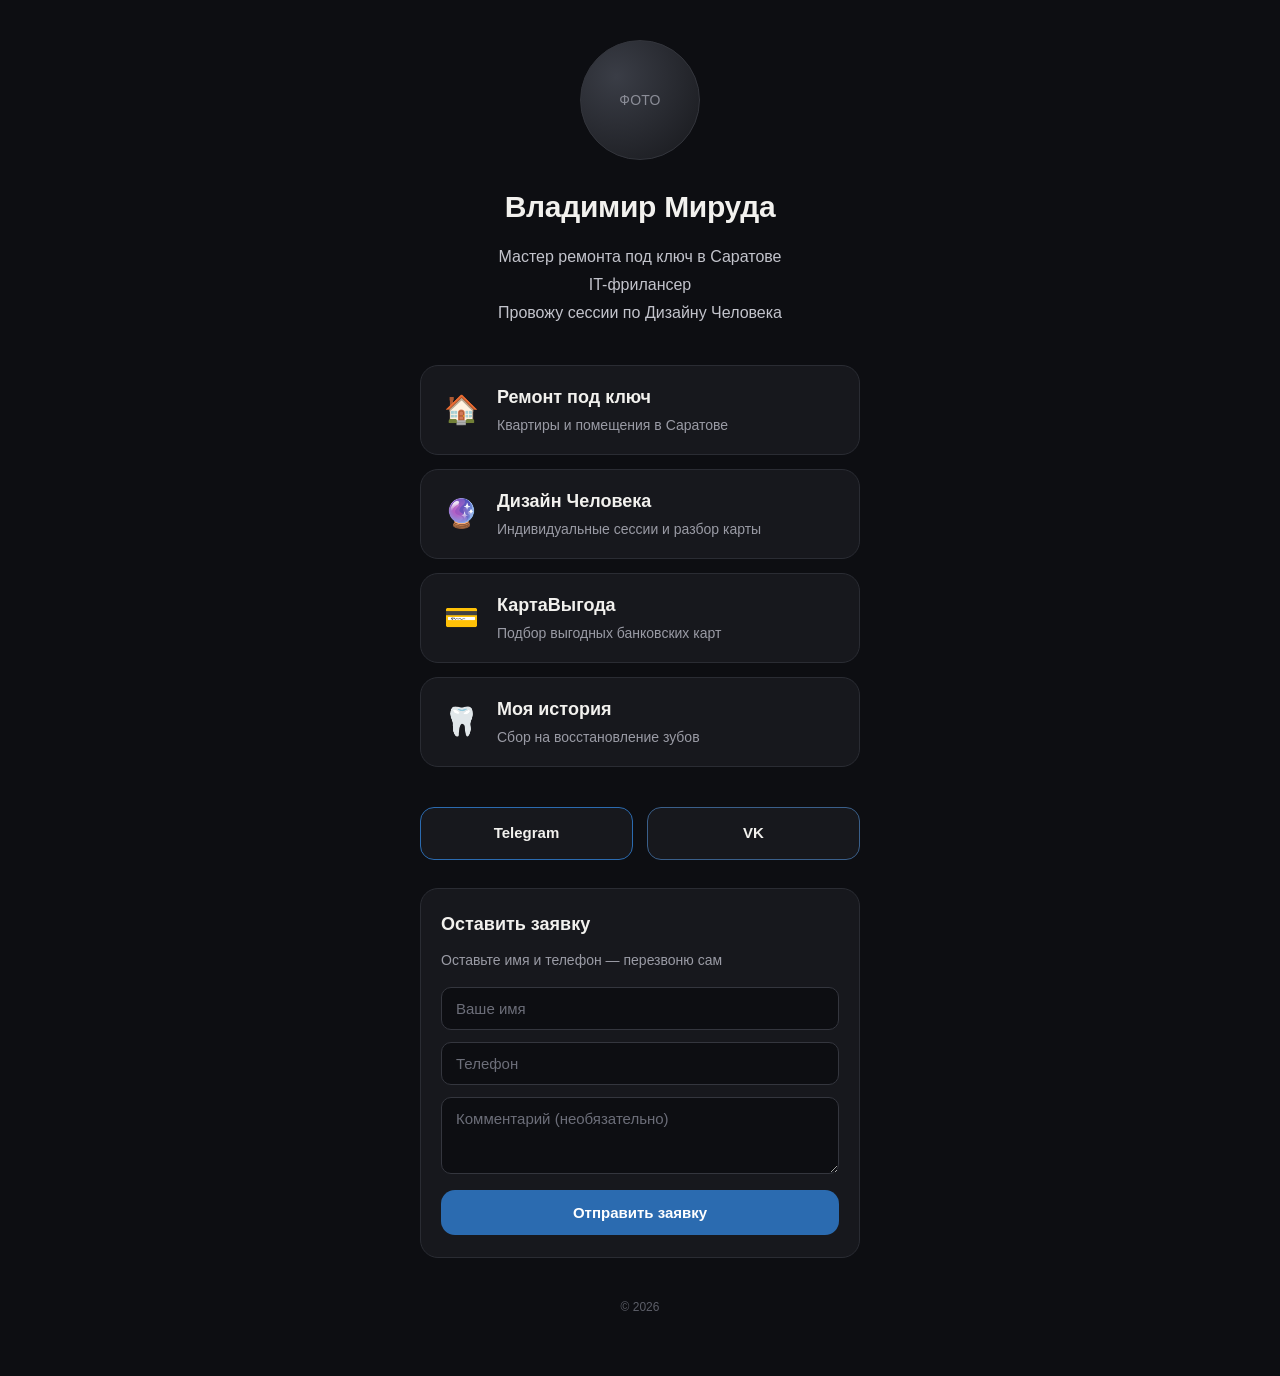
<file: index.html>
<!DOCTYPE html>
<html lang="ru">
<head>
<meta charset="UTF-8" />
<meta name="viewport" content="width=device-width, initial-scale=1.0" />
<title>Личная страница — визитка</title>
<meta name="description" content="Личная визитка: ремонт под ключ, IT-фриланс, сессии по Дизайну Человека и другие проекты." />
<script>
  // ===== Константы-ссылки (заглушки, заменить на реальные) =====
  const LINK_REMONT   = './remont.html';
  const LINK_HD       = './human-design.html';
  const LINK_KARTA    = './karta.html';
  const LINK_SBOR     = './sbor.html';
    const LINK_TELEGRAM = 'https://t.me/Viedmagiya';
    const LINK_VK       = 'https://vk.ru/viedmag';
</script>
<style>
  *{box-sizing:border-box;}
  html,body{margin:0;padding:0;}
  body{
    background:#0d0e12;
    color:#f2f1ee;
    font-family:-apple-system,BlinkMacSystemFont,"Segoe UI",Roboto,Arial,sans-serif;
    line-height:1.5;
    min-height:100vh;
    display:flex;
    flex-direction:column;
    align-items:center;
    padding:40px 20px 60px;
  }
  .wrap{width:100%;max-width:440px;display:flex;flex-direction:column;align-items:center;}
  .avatar{
    width:120px;height:120px;border-radius:50%;
    background:radial-gradient(circle at 30% 30%, #3a3d46, #17181c);
    border:1px solid #33353c;
    display:flex;align-items:center;justify-content:center;
    font-size:14px;color:#8b8d97;
    margin-bottom:24px;
    letter-spacing:.02em;
  }
  h1{
    font-size:30px;
    font-weight:700;
    margin:0 0 12px;
    text-align:center;
    letter-spacing:-.01em;
  }
  .bio{
    text-align:center;
    color:#c3c4cc;
    font-size:16px;
    margin:0 0 36px;
    max-width:360px;
  }
  .bio p{margin:4px 0;}
  .cards{
    width:100%;
    display:flex;
    flex-direction:column;
    gap:14px;
    margin-bottom:40px;
  }
  .card{
    display:flex;
    align-items:center;
    gap:16px;
    width:100%;
    background:#17181d;
    border:1px solid #2a2c33;
    border-radius:18px;
    padding:18px 20px;
    text-decoration:none;
    color:inherit;
    transition:transform .15s ease, background .15s ease, border-color .15s ease;
  }
  .card:active{transform:scale(.98);background:#1d1f26;}
  @media (hover:hover){
    .card:hover{border-color:#4a4d58;background:#1b1c22;}
  }
  .card-ico{font-size:28px;line-height:1;flex-shrink:0;width:40px;text-align:center;}
  .card-text h2{font-size:18px;margin:0 0 4px;font-weight:600;}
  .card-text p{font-size:14px;margin:0;color:#9a9ba5;}
  .contacts{
    display:flex;
    gap:14px;
    width:100%;
  }
  .contact-btn{
    flex:1;
    text-align:center;
    padding:14px 10px;
    border-radius:14px;
    text-decoration:none;
    font-size:15px;
    font-weight:600;
    border:1px solid #34363e;
    color:#f2f1ee;
    background:#17181d;
  }
  .contact-btn.tg{border-color:#2b6bb0;}
  .contact-btn.vk{border-color:#3a5f8a;}
  .lead-form{
    width:100%;
    display:flex;
    flex-direction:column;
    gap:12px;
    background:#17181d;
    border:1px solid #2a2c33;
    border-radius:18px;
    padding:22px 20px;
    margin-top:28px;
  }
  .lead-title{font-size:18px;margin:0;font-weight:600;}
  .lead-sub{font-size:14px;margin:0 0 4px;color:#9a9ba5;}
  .lead-form input,.lead-form textarea{
    width:100%;
    background:#0d0e12;
    border:1px solid #34363e;
    border-radius:10px;
    padding:12px 14px;
    color:#f2f1ee;
    font-size:15px;
    font-family:inherit;
    resize:vertical;
  }
  .lead-form input::placeholder,.lead-form textarea::placeholder{color:#6c6e79;}
  .lead-form button{
    margin-top:4px;
    padding:14px 10px;
    border:none;
    border-radius:14px;
    font-size:15px;
    font-weight:600;
    color:#fff;
    background:#2b6bb0;
    cursor:pointer;
  }
  .lead-form button:disabled{opacity:.6;cursor:default;}
  .lead-status{font-size:13px;margin:8px 0 0;text-align:center;}
  footer{margin-top:40px;color:#5c5e68;font-size:12px;text-align:center;}
</style>
</head>
<body>
<div class="wrap">
  <div class="avatar" id="avatar">ФОТО</div>
  <h1 id="name">Владимир Мируда</h1>
  <div class="bio">
    <p>Мастер ремонта под ключ в Саратове</p>
    <p>IT-фрилансер</p>
    <p>Провожу сессии по Дизайну Человека</p>
  </div>

  <div class="cards">
    <a class="card" id="card-remont" href="./remont.html">
      <div class="card-ico">🏠</div>
      <div class="card-text">
        <h2>Ремонт под ключ</h2>
        <p>Квартиры и помещения в Саратове</p>
      </div>
    </a>
    <a class="card" id="card-hd" href="./human-design.html">
      <div class="card-ico">🔮</div>
      <div class="card-text">
        <h2>Дизайн Человека</h2>
        <p>Индивидуальные сессии и разбор карты</p>
      </div>
    </a>
    <a class="card" id="card-karta" href="./karta.html">
      <div class="card-ico">💳</div>
      <div class="card-text">
        <h2>КартаВыгода</h2>
        <p>Подбор выгодных банковских карт</p>
      </div>
    </a>
    <a class="card" id="card-sbor" href="./sbor.html">
      <div class="card-ico">🦷</div>
      <div class="card-text">
        <h2>Моя история</h2>
        <p>Сбор на восстановление зубов</p>
      </div>
    </a>
  </div>

  <div class="contacts">
    <a class="contact-btn tg" id="link-telegram" href="https://t.me/Viedmagiya">Telegram</a>
    <a class="contact-btn vk" id="link-vk" href="https://vk.ru/viedmag">VK</a>
  </div>

  <form class="lead-form" id="leadForm" action="https://api.web3forms.com/submit" method="POST">
    <input type="hidden" name="access_key" value="f3e6a285-ce5f-4909-b941-0b0c574fe20e" />
    <input type="hidden" name="subject" value="Новая заявка с сайта-визитки" />
    <h2 class="lead-title">Оставить заявку</h2>
    <p class="lead-sub">Оставьте имя и телефон — перезвоню сам</p>
    <input type="text" name="name" placeholder="Ваше имя" required />
    <input type="tel" name="phone" placeholder="Телефон" required />
    <textarea name="message" placeholder="Комментарий (необязательно)" rows="3"></textarea>
    <button type="submit">Отправить заявку</button>
    <p class="lead-status" id="leadFormStatus" hidden></p>
  </form>

  <footer>© 2026</footer>
</div>

<script>
  document.getElementById('card-remont').href = LINK_REMONT;
  document.getElementById('card-hd').href = LINK_HD;
  document.getElementById('card-karta').href = LINK_KARTA;
  document.getElementById('card-sbor').href = LINK_SBOR;
  document.getElementById('link-telegram').href = LINK_TELEGRAM;
  document.getElementById('link-vk').href = LINK_VK;

  document.getElementById('leadForm').addEventListener('submit', async function (e) {
    e.preventDefault();
    const form = e.target;
    const status = document.getElementById('leadFormStatus');
    const btn = form.querySelector('button[type="submit"]');
    btn.disabled = true;
    btn.textContent = 'Отправка...';
    try {
      const res = await fetch(form.action, {
        method: 'POST',
        headers: { 'Content-Type': 'application/json', Accept: 'application/json' },
        body: JSON.stringify(Object.fromEntries(new FormData(form)))
      });
      const data = await res.json();
      if (data.success) {
        form.reset();
        status.textContent = 'Спасибо! Заявка отправлена, скоро свяжусь с вами.';
        status.style.color = '#4caf7d';
      } else {
        throw new Error(data.message || 'Ошибка отправки');
      }
    } catch (err) {
      status.textContent = 'Не получилось отправить. Напишите, пожалуйста, в Telegram.';
      status.style.color = '#e05d5d';
    } finally {
      status.hidden = false;
      btn.disabled = false;
      btn.textContent = 'Отправить заявку';
    }
  });
</script>
</body>
</html>
</file>
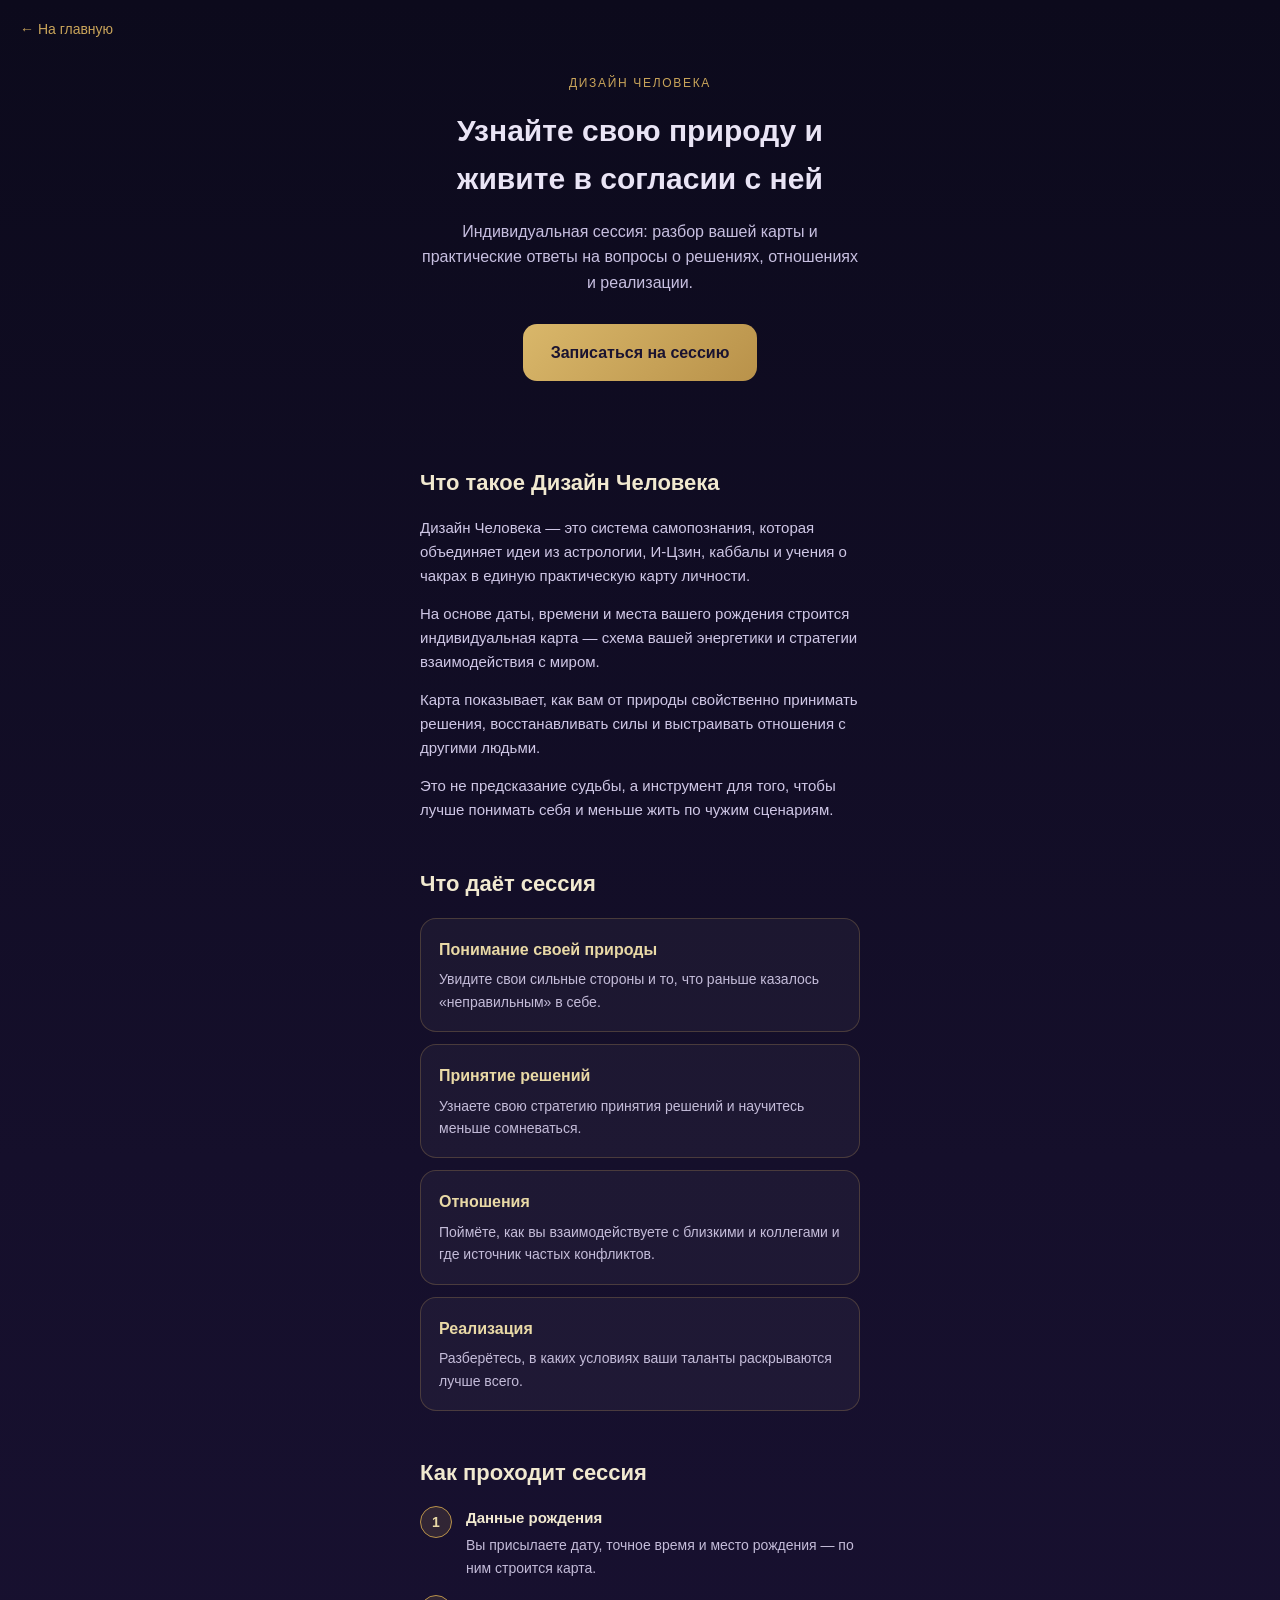
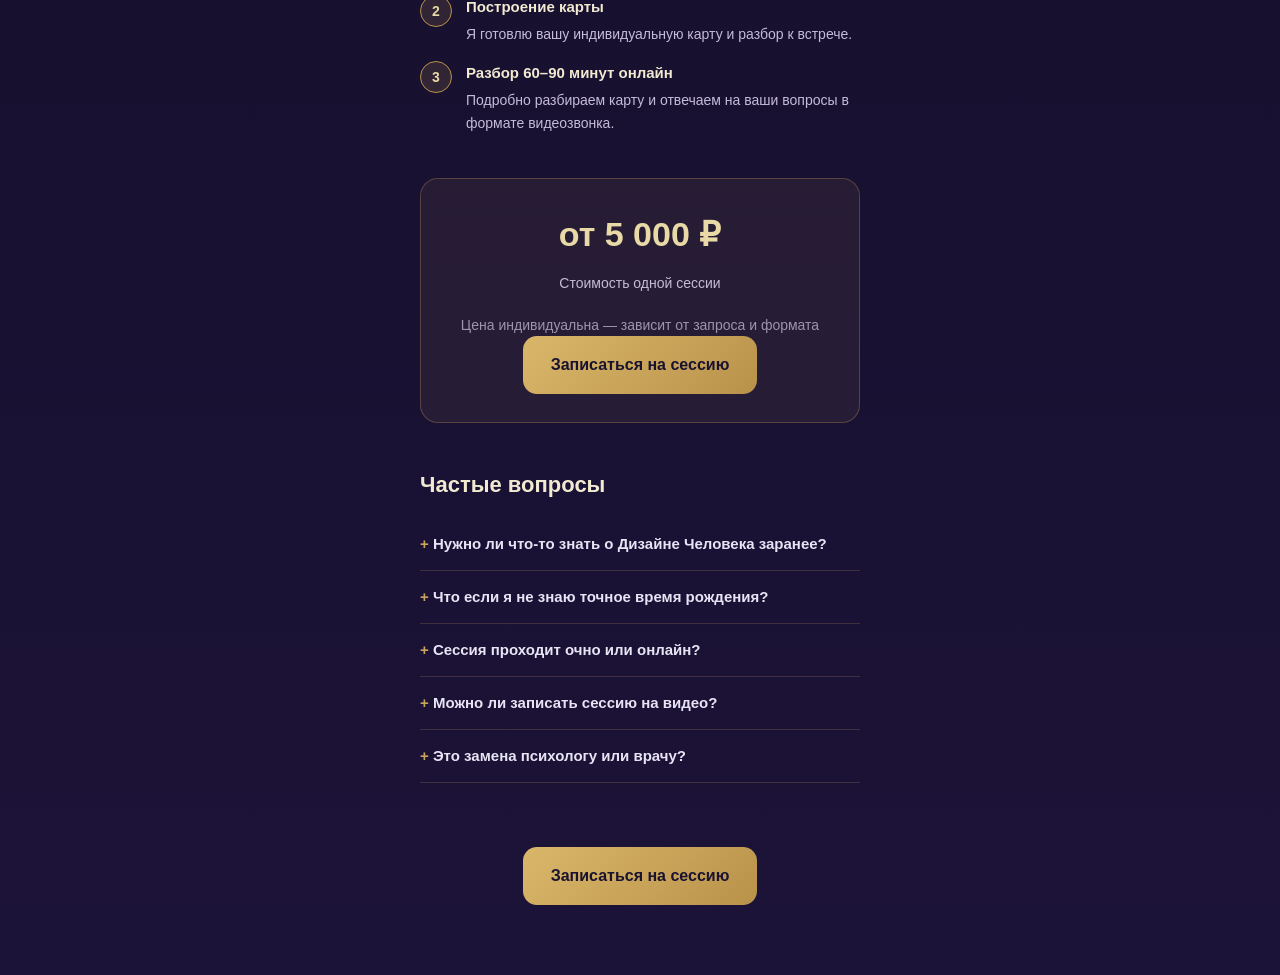
<file: human-design.html>
<!DOCTYPE html>
<html lang="ru">
<head>
<meta charset="UTF-8" />
<meta name="viewport" content="width=device-width, initial-scale=1.0" />
<title>Дизайн Человека — индивидуальные сессии</title>
<meta name="description" content="Индивидуальные сессии по Дизайну Человека: разбор карты, понимание своей природы, принятие решений, отношения и реализация." />
<script>
  // ===== Константы-ссылки и параметры (заглушки, заменить на реальные) =====
  const LINK_HOME    = './index.html';
  const LINK_BOOKING = 'https://t.me/Viedmagiya';
  const PRICE_TEXT   = 'от 5 000 ₽';
</script>
<style>
  *{box-sizing:border-box;}
  html,body{margin:0;padding:0;}
  body{
    background:linear-gradient(180deg,#0c0a1c 0%, #150f2b 45%, #1c1338 100%);
    color:#e9e4f5;
    font-family:-apple-system,BlinkMacSystemFont,"Segoe UI",Roboto,Arial,sans-serif;
    line-height:1.6;
  }
  .container{max-width:480px;margin:0 auto;padding:0 20px 60px;}
  .topnav{padding:16px 20px;}
  .topnav a{color:#c9a45a;text-decoration:none;font-size:14px;}
  .hero{text-align:center;padding:16px 0 40px;}
  .eyebrow{color:#c9a45a;letter-spacing:.14em;font-size:12px;text-transform:uppercase;margin-bottom:14px;}
  .hero h1{font-size:30px;margin:0 0 16px;font-weight:700;}
  .hero p{color:#c7bfe0;font-size:16px;margin:0 0 28px;}
  .btn-gold{
    display:inline-block;
    background:linear-gradient(135deg,#d9b76a,#b9924a);
    color:#1a1330;
    font-weight:700;
    padding:16px 28px;
    border-radius:14px;
    text-decoration:none;
    font-size:16px;
  }
  section{margin:44px 0;}
  h2{font-size:22px;margin:0 0 16px;color:#f1e9d0;font-weight:700;}
  .lead p{color:#cfc7e6;font-size:15px;margin:0 0 14px;}
  .grid{display:flex;flex-direction:column;gap:12px;}
  .gcard{
    background:rgba(255,255,255,.04);
    border:1px solid rgba(201,164,90,.25);
    border-radius:16px;
    padding:18px;
  }
  .gcard h3{margin:0 0 6px;font-size:16px;color:#e9d9a6;}
  .gcard p{margin:0;font-size:14px;color:#c4bcd9;}
  .steps{display:flex;flex-direction:column;gap:16px;}
  .step{display:flex;gap:14px;align-items:flex-start;}
  .step-num{
    flex-shrink:0;width:32px;height:32px;border-radius:50%;
    background:rgba(201,164,90,.15);border:1px solid #b9924a;
    color:#e9d9a6;display:flex;align-items:center;justify-content:center;font-weight:700;font-size:14px;
  }
  .step h3{margin:0 0 4px;font-size:15px;color:#f1e9d0;}
  .step p{margin:0;font-size:14px;color:#c4bcd9;}
  .price-box{
    text-align:center;
    background:rgba(201,164,90,.08);
    border:1px solid rgba(201,164,90,.3);
    border-radius:18px;
    padding:28px 20px;
  }
  .price-box .amount{font-size:34px;font-weight:700;color:#e9d9a6;margin-bottom:10px;}
  .price-box p{color:#c4bcd9;font-size:14px;margin:0 0 20px;}
  details{
    border-bottom:1px solid rgba(201,164,90,.2);
    padding:14px 0;
  }
  summary{cursor:pointer;font-size:15px;color:#e9e4f5;font-weight:600;list-style:none;}
  summary::-webkit-details-marker{display:none;}
  summary:before{content:"+ ";color:#c9a45a;}
  details[open] summary:before{content:"— ";}
  details p{color:#c4bcd9;font-size:14px;margin:10px 0 0;}
  .cta-final{text-align:center;padding:20px 0 10px;}
</style>
</head>
<body>
<div class="topnav"><a id="home-link" href="./index.html">← На главную</a></div>

<div class="container">
  <div class="hero">
    <div class="eyebrow">Дизайн Человека</div>
    <h1>Узнайте свою природу и живите в согласии с ней</h1>
    <p>Индивидуальная сессия: разбор вашей карты и практические ответы на вопросы о решениях, отношениях и реализации.</p>
    <a class="btn-gold" id="book-1" href="https://t.me/Viedmagiya">Записаться на сессию</a>
  </div>

  <section class="lead">
    <h2>Что такое Дизайн Человека</h2>
    <p>Дизайн Человека — это система самопознания, которая объединяет идеи из астрологии, И-Цзин, каббалы и учения о чакрах в единую практическую карту личности.</p>
    <p>На основе даты, времени и места вашего рождения строится индивидуальная карта — схема вашей энергетики и стратегии взаимодействия с миром.</p>
    <p>Карта показывает, как вам от природы свойственно принимать решения, восстанавливать силы и выстраивать отношения с другими людьми.</p>
    <p>Это не предсказание судьбы, а инструмент для того, чтобы лучше понимать себя и меньше жить по чужим сценариям.</p>
  </section>

  <section>
    <h2>Что даёт сессия</h2>
    <div class="grid">
      <div class="gcard"><h3>Понимание своей природы</h3><p>Увидите свои сильные стороны и то, что раньше казалось «неправильным» в себе.</p></div>
      <div class="gcard"><h3>Принятие решений</h3><p>Узнаете свою стратегию принятия решений и научитесь меньше сомневаться.</p></div>
      <div class="gcard"><h3>Отношения</h3><p>Поймёте, как вы взаимодействуете с близкими и коллегами и где источник частых конфликтов.</p></div>
      <div class="gcard"><h3>Реализация</h3><p>Разберётесь, в каких условиях ваши таланты раскрываются лучше всего.</p></div>
    </div>
  </section>

  <section>
    <h2>Как проходит сессия</h2>
    <div class="steps">
      <div class="step"><div class="step-num">1</div><div><h3>Данные рождения</h3><p>Вы присылаете дату, точное время и место рождения — по ним строится карта.</p></div></div>
      <div class="step"><div class="step-num">2</div><div><h3>Построение карты</h3><p>Я готовлю вашу индивидуальную карту и разбор к встрече.</p></div></div>
      <div class="step"><div class="step-num">3</div><div><h3>Разбор 60–90 минут онлайн</h3><p>Подробно разбираем карту и отвечаем на ваши вопросы в формате видеозвонка.</p></div></div>
    </div>
  </section>

  <section>
    <div class="price-box">
      <div class="amount" id="price">от 5 000 ₽</div>
      <p>Стоимость одной сессии</p>
      <p style="font-size:14px;opacity:.75;margin:4px 0 0;">Цена индивидуальна — зависит от запроса и формата</p>
      <a class="btn-gold" id="book-2" href="https://t.me/Viedmagiya">Записаться на сессию</a>
    </div>
  </section>

  <section>
    <h2>Частые вопросы</h2>
    <details>
      <summary>Нужно ли что-то знать о Дизайне Человека заранее?</summary>
      <p>Нет, никакой подготовки не требуется. Я всё объясню простыми словами прямо на сессии.</p>
    </details>
    <details>
      <summary>Что если я не знаю точное время рождения?</summary>
       <p>Спросите маму — а если не вспомнит, начнём с приблизительного времени.</p>
    </details>
    <details>
      <summary>Сессия проходит очно или онлайн?</summary>
      <p>Онлайн, видеозвонком, в удобном для вас мессенджере или сервисе связи.</p>
    </details>
    <details>
      <summary>Можно ли записать сессию на видео?</summary>
      <p>Да, по договорённости запись можно сделать, чтобы вернуться к разбору позже.</p>
    </details>
    <details>
      <summary>Это замена психологу или врачу?</summary>
      <p>Нет. Дизайн Человека — инструмент самопознания, а не медицинская или психологическая консультация.</p>
    </details>
  </section>

  <div class="cta-final">
    <a class="btn-gold" id="book-3" href="https://t.me/Viedmagiya">Записаться на сессию</a>
  </div>
</div>

<script>
  document.getElementById('home-link').href = LINK_HOME;
  document.getElementById('book-1').href = LINK_BOOKING;
  document.getElementById('book-2').href = LINK_BOOKING;
  document.getElementById('book-3').href = LINK_BOOKING;
  document.getElementById('price').textContent = PRICE_TEXT;
</script>
</body>
</html>
</file>
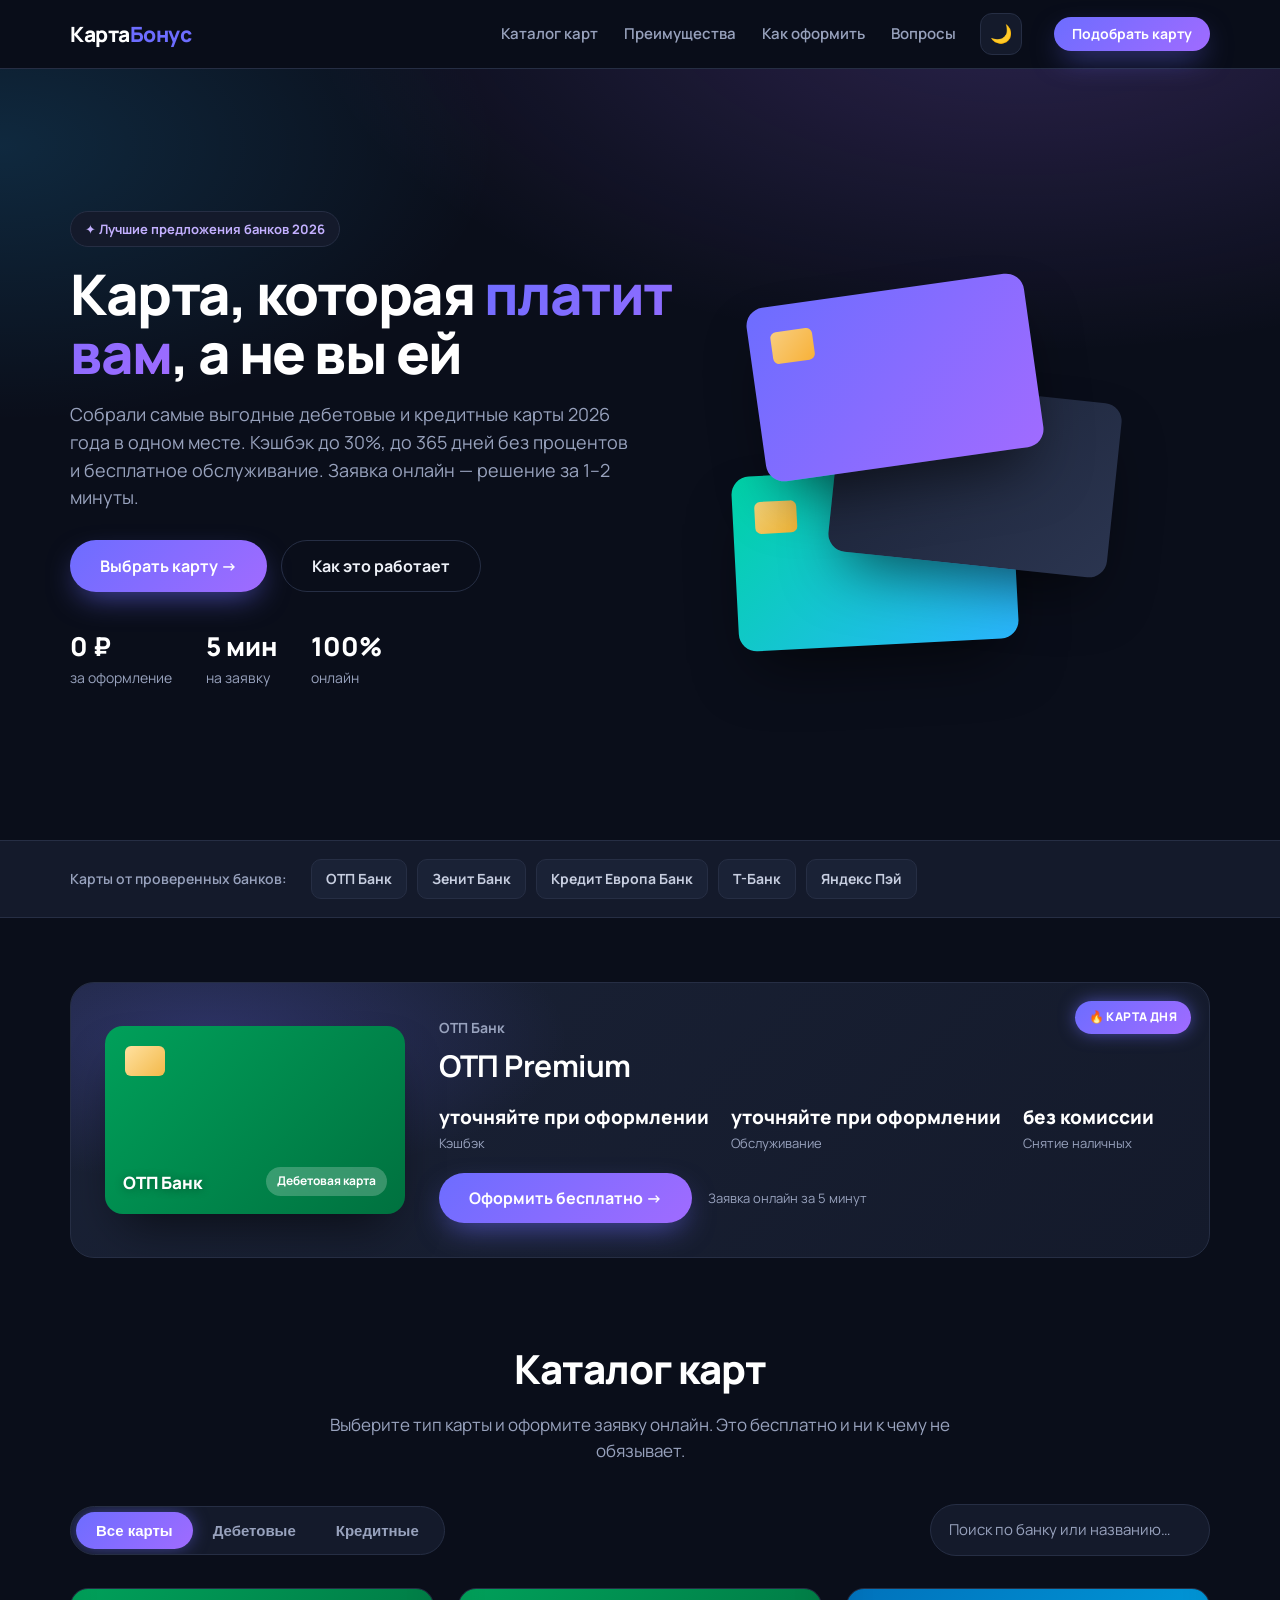
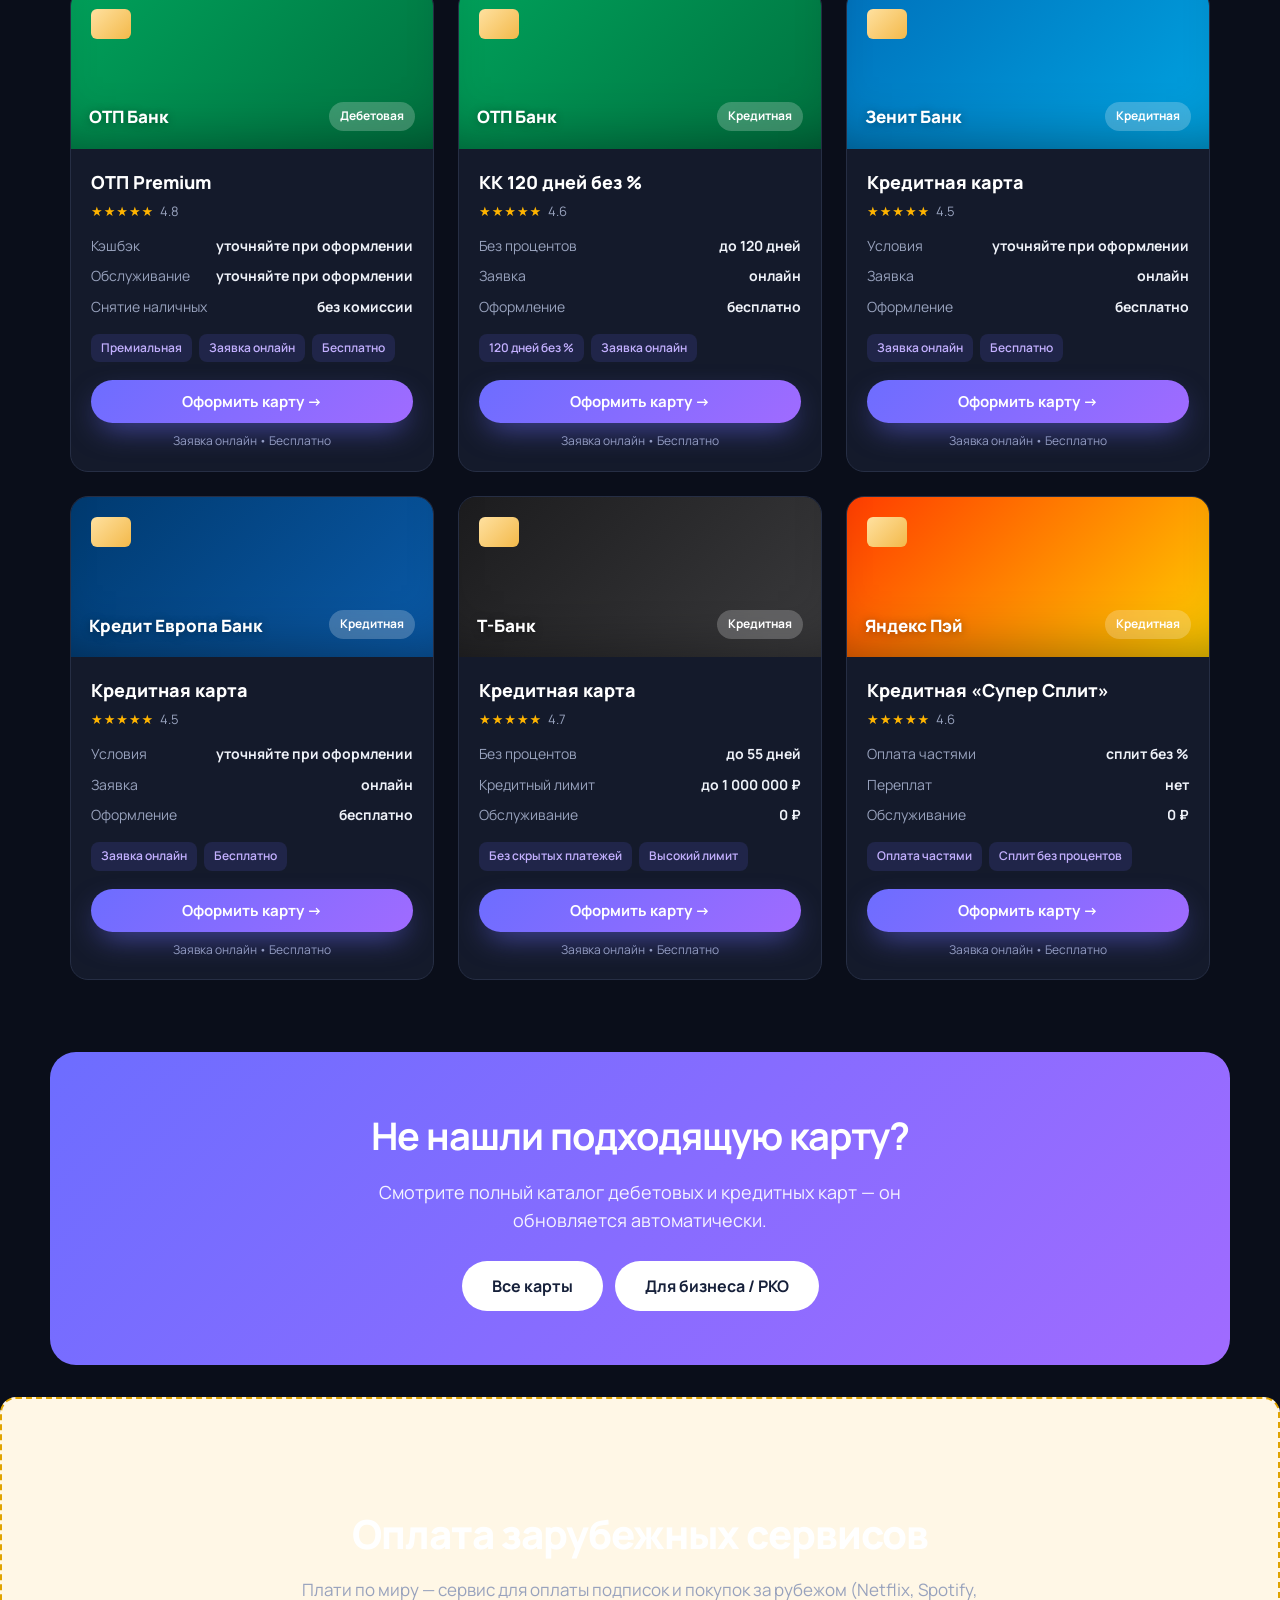
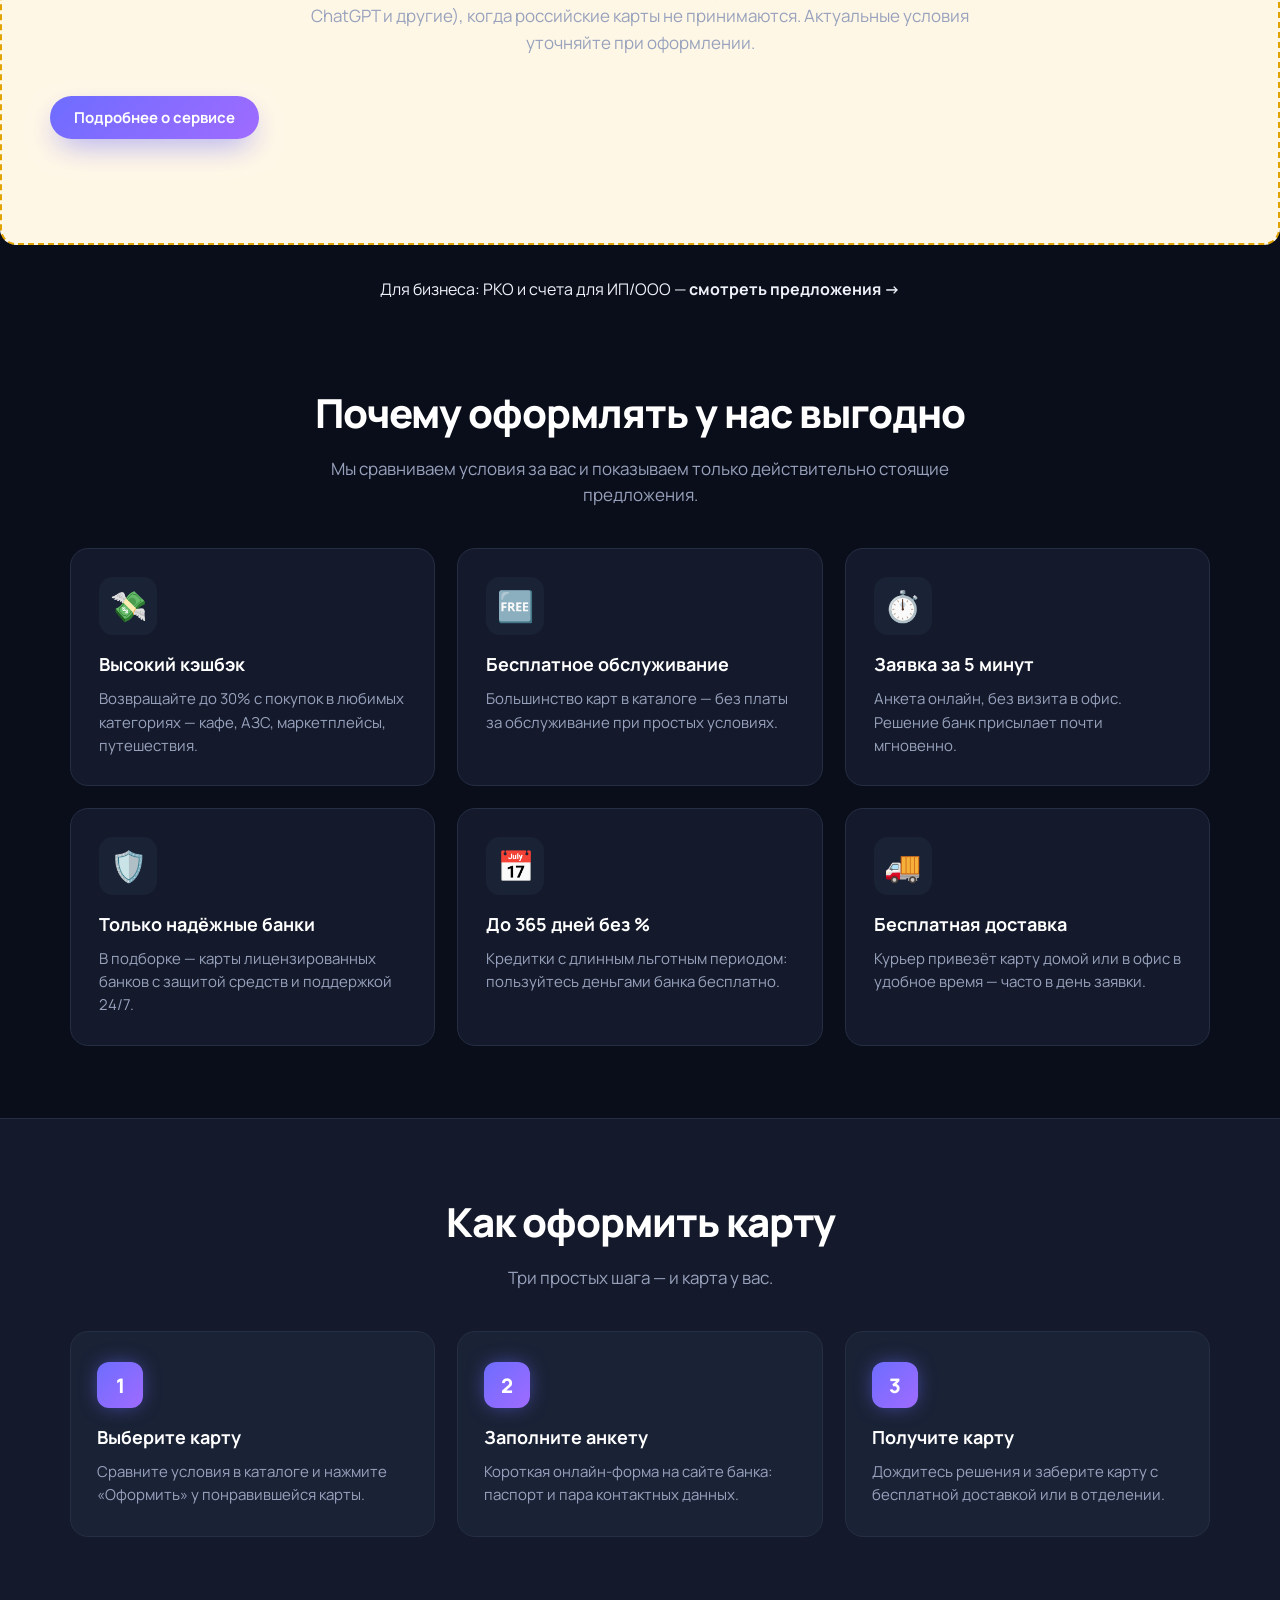
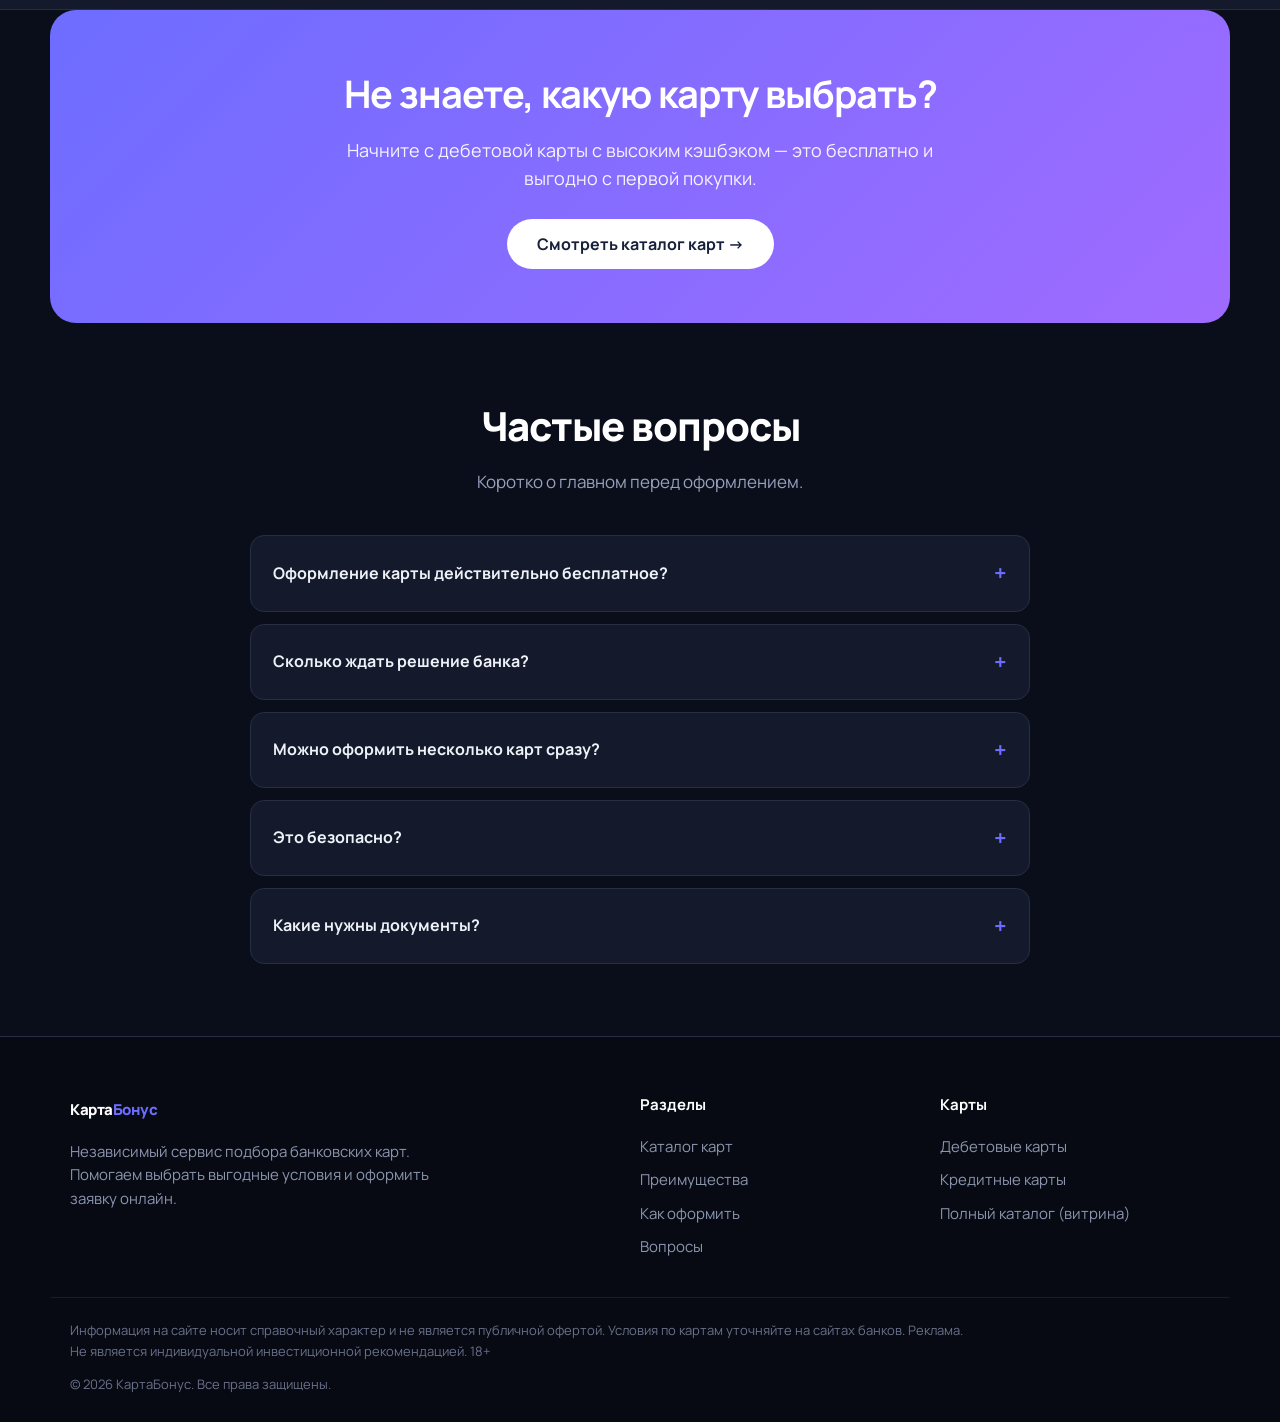
<file: karta.html>
<!DOCTYPE html>
<html lang="ru">
<head>
  <meta charset="UTF-8" />
  <meta name="viewport" content="width=device-width, initial-scale=1.0" />
  <title>КартаБонус — лучшие кредитные и дебетовые карты 2026, онлайн-заявка</title>
  <meta name="description" content="Каталог выгодных дебетовых и кредитных карт от ведущих банков. Кэшбэк до 30%, до 365 дней без процентов, бесплатное обслуживание. Оформите карту онлайн за 5 минут." />
  <link rel="preconnect" href="https://fonts.googleapis.com" />
  <link rel="preconnect" href="https://fonts.gstatic.com" crossorigin />
  <link href="https://fonts.googleapis.com/css2?family=Manrope:wght@400;500;600;700;800&display=swap" rel="stylesheet" />
  <link rel="stylesheet" href="style.css" />
</head>
<body>
  <!-- ===== HEADER ===== -->
  <header class="site-header" id="top">
    <div class="container header-inner">
      <a href="#top" class="logo">Карта<span>Бонус</span></a>
      <nav class="nav">
        <a href="#cards">Каталог карт</a>
        <a href="#benefits">Преимущества</a>
        <a href="#how">Как оформить</a>
        <a href="#faq">Вопросы</a>
      </nav>
      <button class="theme-toggle" id="themeToggle" aria-label="Сменить тему" title="Сменить тему">
        <span class="ic-moon">🌙</span><span class="ic-sun">☀️</span>
      </button>
      <a href="#cards" class="btn btn-primary btn-sm">Подобрать карту</a>
      <button class="burger" aria-label="Меню" id="burger"><span></span><span></span><span></span></button>
    </div>
  </header>
  <!-- ===== HERO ===== -->
  <section class="hero">
    <div class="container hero-inner">
      <div class="hero-text">
        <div class="hero-badge">✦ Лучшие предложения банков 2026</div>
        <h1>Карта, которая <span class="grad">платит вам</span>, а не вы ей</h1>
        <p class="hero-sub">
          Собрали самые выгодные дебетовые и кредитные карты 2026 года в одном месте.
          Кэшбэк до&nbsp;30%, до&nbsp;365 дней без процентов и бесплатное обслуживание.
          Заявка онлайн&nbsp;— решение за 1–2 минуты.
        </p>
        <div class="hero-cta">
          <a href="#cards" class="btn btn-primary btn-lg">Выбрать карту →</a>
          <a href="#how" class="btn btn-ghost btn-lg">Как это работает</a>
        </div>
        <div class="hero-trust">
          <div><b>0 ₽</b><span>за оформление</span></div>
          <div><b>5 мин</b><span>на заявку</span></div>
          <div><b>100%</b><span>онлайн</span></div>
        </div>
      </div>
      <div class="hero-visual" aria-hidden="true">
        <div class="float-card fc-1"></div>
        <div class="float-card fc-2"></div>
        <div class="float-card fc-3"></div>
      </div>
    </div>
  </section>
  <!-- ===== LOGOS / TRUST BAR ===== -->
  <div class="trustbar">
    <div class="container trustbar-inner">
      <span>Карты от проверенных банков:</span>
      <div class="trust-logos" id="trustLogos"></div>
    </div>
  </div>
  <!-- ===== CARD OF THE DAY ===== -->
  <section class="featured" id="featured">
    <div class="container">
      <div class="featured-box" id="featuredCard"></div>
    </div>
  </section>
  <!-- ===== CATALOG ===== -->
  <section class="catalog" id="cards">
    <div class="container">
      <div class="section-head">
        <h2>Каталог карт</h2>
        <p>Выберите тип карты и оформите заявку онлайн. Это бесплатно и ни к чему не обязывает.</p>
      </div>
      <div class="catalog-controls">
        <div class="filters" id="filters">
          <button class="filter active" data-filter="all">Все карты</button>
          <button class="filter" data-filter="debit">Дебетовые</button>
          <button class="filter" data-filter="credit">Кредитные</button>
        </div>
        <div class="search">
          <input type="search" id="search" placeholder="Поиск по банку или названию…" />
        </div>
      </div>
      <div class="cards-grid" id="cardsGrid"></div>
      <p class="no-results" id="noResults" hidden>По вашему запросу ничего не найдено.</p>
    </div>
  </section>
  <!-- ===== PAMPADU SHOWCASE LINK ===== -->
  <section class="cta-banner" id="showcaseLink">
    <div class="container cta-inner">
      <h2>Не нашли подходящую карту?</h2>
      <p>Смотрите полный каталог дебетовых и кредитных карт — он обновляется автоматически.</p>
      <div class="cta-buttons" style="display:flex;flex-wrap:wrap;gap:12px;justify-content:center;">
          <a href="https://ppdu.ru/1f4d0ced-f2ae-4307-a3e2-3a1308aa8939" target="_blank" class="btn btn-light btn-lg">Все карты</a>
          <a href="https://ppdu.ru/7088a55d-8e02-401d-bea6-c1b884ebf60f" target="_blank" class="btn btn-light btn-lg">Для бизнеса / РКО</a>
        </div>
    </div>
  </section>
  <!-- ===== PLATI PO MIRU SERVICE ===== -->
  <section class="pay-service" id="payService" style="background:#fff7e6;border:2px dashed #e0a300;border-radius:16px;margin:32px 0;">
    <div class="container" style="padding:32px 0;">
      <div class="section-head">
        <h2>Оплата зарубежных сервисов</h2>
        <p>Плати по миру — сервис для оплаты подписок и покупок за рубежом (Netflix, Spotify, ChatGPT и другие), когда российские карты не принимаются. Актуальные условия уточняйте при оформлении.</p>
      </div>
      <a class="btn btn-primary" href="https://trk.ppdu.ru/click/fFuHn0mL?erid=2SDnjcj1YF4" target="_blank" rel="nofollow">Подробнее о сервисе</a>
    </div>
  </section>
  <!-- ===== BUSINESS SHOWCASE LINK ===== -->
  <p style="text-align:center;margin:28px 16px 8px;">Для бизнеса: РКО и счета для ИП/ООО — <a href="https://ppdu.ru/7088a55d-8e02-401d-bea6-c1b884ebf60f" target="_blank" rel="noopener nofollow"><b>смотреть предложения →</b></a></p>
  <!-- ===== BENEFITS ===== -->
  <section class="benefits" id="benefits">
    <div class="container">
      <div class="section-head">
        <h2>Почему оформлять у нас выгодно</h2>
        <p>Мы сравниваем условия за вас и показываем только действительно стоящие предложения.</p>
      </div>
      <div class="benefits-grid">
        <div class="benefit"><div class="benefit-ico">💸</div><h3>Высокий кэшбэк</h3><p>Возвращайте до 30% с покупок в любимых категориях — кафе, АЗС, маркетплейсы, путешествия.</p></div>
        <div class="benefit"><div class="benefit-ico">🆓</div><h3>Бесплатное обслуживание</h3><p>Большинство карт в каталоге — без платы за обслуживание при простых условиях.</p></div>
        <div class="benefit"><div class="benefit-ico">⏱️</div><h3>Заявка за 5 минут</h3><p>Анкета онлайн, без визита в офис. Решение банк присылает почти мгновенно.</p></div>
        <div class="benefit"><div class="benefit-ico">🛡️</div><h3>Только надёжные банки</h3><p>В подборке — карты лицензированных банков с защитой средств и поддержкой 24/7.</p></div>
        <div class="benefit"><div class="benefit-ico">📅</div><h3>До 365 дней без %</h3><p>Кредитки с длинным льготным периодом: пользуйтесь деньгами банка бесплатно.</p></div>
        <div class="benefit"><div class="benefit-ico">🚚</div><h3>Бесплатная доставка</h3><p>Курьер привезёт карту домой или в офис в удобное время — часто в день заявки.</p></div>
      </div>
    </div>
  </section>
  <!-- ===== HOW IT WORKS ===== -->
  <section class="how" id="how">
    <div class="container">
      <div class="section-head">
        <h2>Как оформить карту</h2>
        <p>Три простых шага — и карта у вас.</p>
      </div>
      <div class="steps">
        <div class="step"><div class="step-num">1</div><h3>Выберите карту</h3><p>Сравните условия в каталоге и нажмите «Оформить» у понравившейся карты.</p></div>
        <div class="step"><div class="step-num">2</div><h3>Заполните анкету</h3><p>Короткая онлайн-форма на сайте банка: паспорт и пара контактных данных.</p></div>
        <div class="step"><div class="step-num">3</div><h3>Получите карту</h3><p>Дождитесь решения и заберите карту с бесплатной доставкой или в отделении.</p></div>
      </div>
    </div>
  </section>
  <!-- ===== CTA BANNER ===== -->
  <section class="cta-banner">
    <div class="container cta-inner">
      <h2>Не знаете, какую карту выбрать?</h2>
      <p>Начните с дебетовой карты с высоким кэшбэком — это бесплатно и выгодно с первой покупки.</p>
      <a href="#cards" class="btn btn-light btn-lg">Смотреть каталог карт →</a>
    </div>
  </section>
  <!-- ===== FAQ ===== -->
  <section class="faq" id="faq">
    <div class="container">
      <div class="section-head">
        <h2>Частые вопросы</h2>
        <p>Коротко о главном перед оформлением.</p>
      </div>
      <div class="faq-list" id="faqList">
        <div class="faq-item"><button class="faq-q">Оформление карты действительно бесплатное?<span>+</span></button><div class="faq-a"><p>Да. Подача заявки через наш каталог бесплатна и ни к чему вас не обязывает. Условия обслуживания самой карты указаны в её описании.</p></div></div>
        <div class="faq-item"><button class="faq-q">Сколько ждать решение банка?<span>+</span></button><div class="faq-a"><p>По большинству карт предварительное решение приходит в течение 1–2 минут после заполнения анкеты на сайте банка.</p></div></div>
        <div class="faq-item"><button class="faq-q">Можно оформить несколько карт сразу?<span>+</span></button><div class="faq-a"><p>Да, ограничений нет. Многие совмещают дебетовую карту с кэшбэком и кредитную с льготным периодом.</p></div></div>
        <div class="faq-item"><button class="faq-q">Это безопасно?<span>+</span></button><div class="faq-a"><p>Все заявки оформляются на официальных сайтах банков по защищённому соединению. Мы не собираем и не храним ваши паспортные данные.</p></div></div>
        <div class="faq-item"><button class="faq-q">Какие нужны документы?<span>+</span></button><div class="faq-a"><p>Обычно достаточно паспорта РФ. Для некоторых кредитных карт банк может запросить подтверждение дохода.</p></div></div>
      </div>
    </div>
  </section>
  <!-- ===== FOOTER ===== -->
  <footer class="site-footer">
    <div class="container footer-inner">
      <div class="footer-col footer-brand">
        <a href="#top" class="logo">Карта<span>Бонус</span></a>
        <p>Независимый сервис подбора банковских карт. Помогаем выбрать выгодные условия и оформить заявку онлайн.</p>
      </div>
      <div class="footer-col">
        <h4>Разделы</h4>
        <a href="#cards">Каталог карт</a>
        <a href="#benefits">Преимущества</a>
        <a href="#how">Как оформить</a>
        <a href="#faq">Вопросы</a>
      </div>
      <div class="footer-col">
        <h4>Карты</h4>
        <a href="#cards" data-jump="debit">Дебетовые карты</a>
        <a href="#cards" data-jump="credit">Кредитные карты</a>
        <a href="https://ppdu.ru/1f4d0ced-f2ae-4307-a3e2-3a1308aa8939" target="_blank" rel="noopener nofollow">Полный каталог (витрина)</a>
      </div>
    </div>
    <div class="container footer-bottom">
      <p class="disclaimer">
        Информация на сайте носит справочный характер и не является публичной офертой.
        Условия по картам уточняйте на сайтах банков. Реклама. Не является индивидуальной
        инвестиционной рекомендацией. 18+
      </p>
      <p class="copy">© 2026 КартаБонус. Все права защищены.</p>
    </div>
  </footer>
  <script src="script.js"></script>
</body>
</html>
</file>
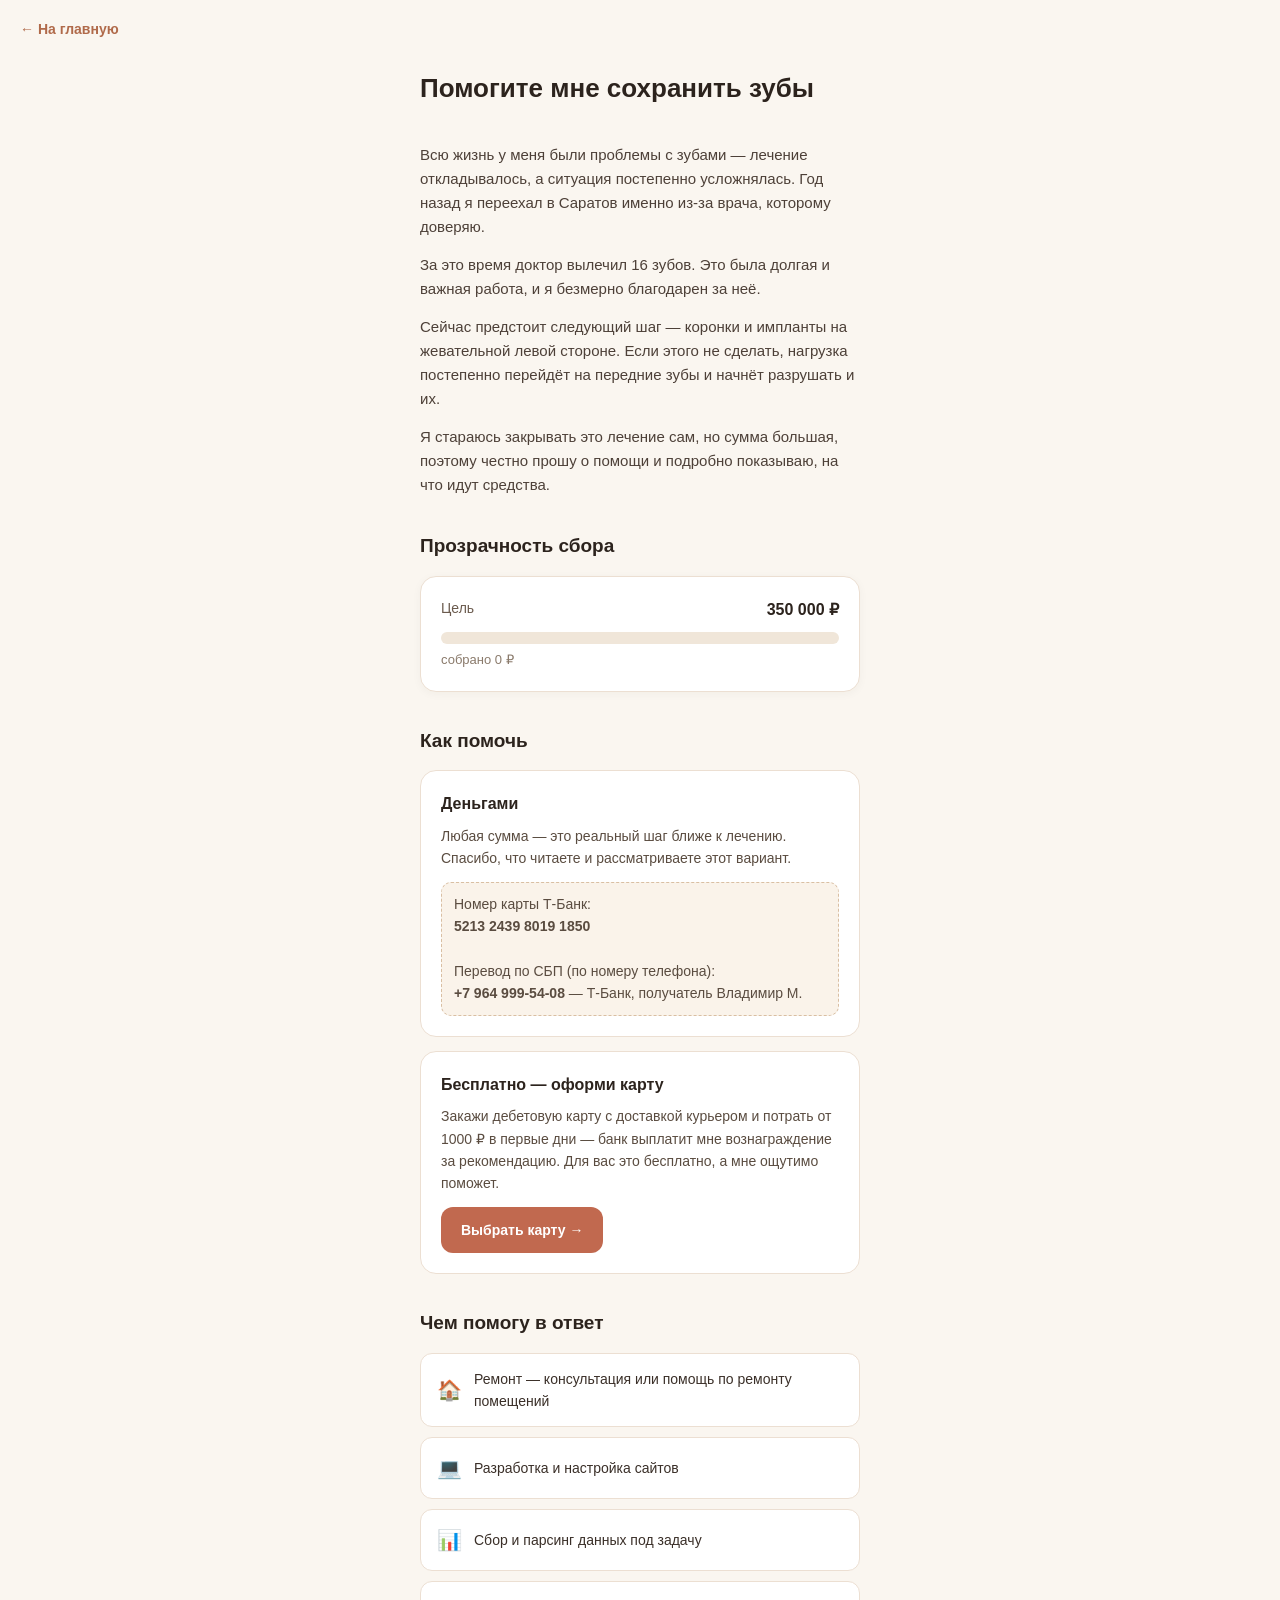
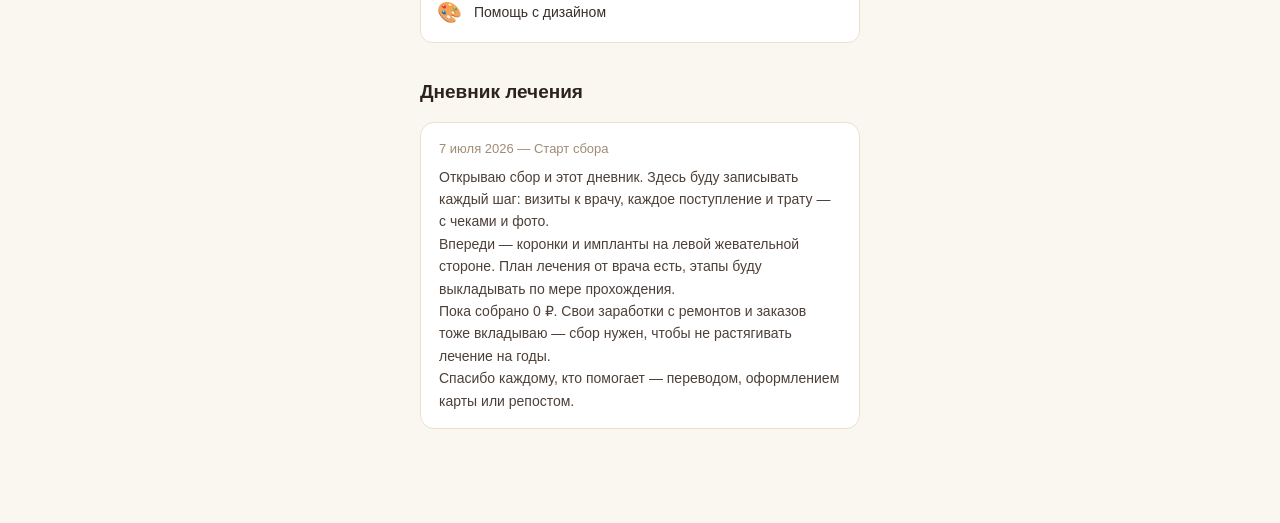
<file: sbor.html>
<!DOCTYPE html>
<html lang="ru">
<head>
<meta charset="UTF-8" />
<meta name="viewport" content="width=device-width, initial-scale=1.0" />
<title>Помогите мне сохранить зубы</title>
<meta name="description" content="Сбор на лечение зубов: коронки и импланты жевательной стороны. История, прозрачность сбора и способы помочь." />
<script>
  // ===== Константы (заглушки и редактируемые данные — заменить на реальные) =====
  const LINK_HOME       = './index.html';
  const LINK_KARTA      = './karta.html';
  const REQUISITES_HTML = 'Номер карты Т-Банк:<br><b>5213 2439 8019 1850</b><br><br>Перевод по СБП (по номеру телефона):<br><b>+7 964 999-54-08</b> — Т-Банк, получатель Владимир М.';
  const GOAL_AMOUNT     = 350000;   // цель сбора, ₽
  const RAISED_AMOUNT   = 0;        // собрано на сейчас, ₽
</script>
<style>
  *{box-sizing:border-box;}
  html,body{margin:0;padding:0;}
  body{
    background:#faf6f0;
    color:#3a2f28;
    font-family:-apple-system,BlinkMacSystemFont,"Segoe UI",Roboto,Arial,sans-serif;
    line-height:1.6;
  }
  .container{max-width:480px;margin:0 auto;padding:0 20px 60px;}
  .topnav{padding:16px 20px;}
  .topnav a{color:#b06a4a;text-decoration:none;font-size:14px;font-weight:600;}
  h1{font-size:26px;margin:10px 0 20px;font-weight:700;color:#2c231d;}
  h2{font-size:19px;margin:0 0 14px;font-weight:700;color:#2c231d;}
  .lead p{margin:0 0 14px;font-size:15px;color:#4d4038;}
  section{margin:34px 0;}
  .panel{
    background:#ffffff;
    border:1px solid #ecdfd2;
    border-radius:16px;
    padding:20px;
    box-shadow:0 2px 10px rgba(60,40,20,.04);
  }
  .goal-row{display:flex;justify-content:space-between;font-size:14px;color:#6b5b4e;margin-bottom:10px;}
  .goal-row b{color:#2c231d;font-size:16px;}
  .progress-track{
    width:100%;height:12px;border-radius:8px;background:#f0e6d9;overflow:hidden;margin-bottom:6px;
  }
  .progress-fill{
    height:100%;
    background:linear-gradient(90deg,#c1694f,#d98a5e);
    border-radius:8px;
  }
  .progress-caption{font-size:13px;color:#8a7a6b;}
  .cards{display:flex;flex-direction:column;gap:14px;}
  .card{
    background:#ffffff;
    border:1px solid #ecdfd2;
    border-radius:16px;
    padding:20px;
  }
  .card h3{margin:0 0 8px;font-size:16px;color:#2c231d;}
  .card p{margin:0 0 12px;font-size:14px;color:#5a4c40;}
  .req-box{
    background:#faf3ea;
    border:1px dashed #d9bfa3;
    border-radius:10px;
    padding:10px 12px;
    font-size:14px;
    color:#5a4c40;
  }
  .btn{
    display:inline-block;
    background:#c1694f;
    color:#fff;
    font-weight:600;
    padding:12px 20px;
    border-radius:12px;
    text-decoration:none;
    font-size:14px;
  }
  .help-list{display:flex;flex-direction:column;gap:10px;}
  .help-item{
    display:flex;align-items:center;gap:12px;
    background:#ffffff;border:1px solid #ecdfd2;border-radius:12px;padding:14px 16px;
    font-size:14px;color:#3a2f28;
  }
  .help-item .ico{font-size:20px;}
  .diary-entry{
    background:#ffffff;border:1px solid #ecdfd2;border-radius:14px;padding:16px 18px;
  }
  .diary-entry .date{font-size:13px;color:#a08b76;margin-bottom:6px;}
  .diary-entry p{margin:0;font-size:14px;color:#4d4038;}
</style>
</head>
<body>
<div class="topnav"><a id="home-link" href="./index.html">← На главную</a></div>

<div class="container">
  <h1>Помогите мне сохранить зубы</h1>

  <section class="lead">
    <p>Всю жизнь у меня были проблемы с зубами — лечение откладывалось, а ситуация постепенно усложнялась. Год назад я переехал в Саратов именно из-за врача, которому доверяю.</p>
    <p>За это время доктор вылечил 16 зубов. Это была долгая и важная работа, и я безмерно благодарен за неё.</p>
    <p>Сейчас предстоит следующий шаг — коронки и импланты на жевательной левой стороне. Если этого не сделать, нагрузка постепенно перейдёт на передние зубы и начнёт разрушать и их.</p>
    <p>Я стараюсь закрывать это лечение сам, но сумма большая, поэтому честно прошу о помощи и подробно показываю, на что идут средства.</p>
  </section>

  <section>
    <h2>Прозрачность сбора</h2>
    <div class="panel">
      <div class="goal-row"><span>Цель</span><b id="goal-text">350 000 ₽</b></div>
      <div class="progress-track"><div class="progress-fill" id="progress-fill" style="width:0%"></div></div>
      <div class="progress-caption" id="progress-caption">собрано 0 ₽</div>
    </div>
  </section>

  <section>
    <h2>Как помочь</h2>
    <div class="cards">
      <div class="card">
        <h3>Деньгами</h3>
        <p>Любая сумма — это реальный шаг ближе к лечению. Спасибо, что читаете и рассматриваете этот вариант.</p>
        <div class="req-box" id="requisites">Номер карты Т-Банк:<br><b>5213 2439 8019 1850</b><br><br>Перевод по СБП (по номеру телефона):<br><b>+7 964 999-54-08</b> — Т-Банк, получатель Владимир М.</div>
      </div>
      <div class="card">
        <h3>Бесплатно — оформи карту</h3>
        <p>Закажи дебетовую карту с доставкой курьером и потрать от 1000 ₽ в первые дни — банк выплатит мне вознаграждение за рекомендацию. Для вас это бесплатно, а мне ощутимо поможет.</p>
        <a class="btn" id="karta-link" href="./karta.html">Выбрать карту →</a>
      </div>
    </div>
  </section>

  <section>
    <h2>Чем помогу в ответ</h2>
    <div class="help-list">
      <div class="help-item"><span class="ico">🏠</span><span>Ремонт — консультация или помощь по ремонту помещений</span></div>
      <div class="help-item"><span class="ico">💻</span><span>Разработка и настройка сайтов</span></div>
      <div class="help-item"><span class="ico">📊</span><span>Сбор и парсинг данных под задачу</span></div>
      <div class="help-item"><span class="ico">🎨</span><span>Помощь с дизайном</span></div>
    </div>
  </section>

  <section>
    <h2>Дневник лечения</h2>
    <div class="diary-entry">
      <div class="date">7 июля 2026 — Старт сбора</div>
      <p>Открываю сбор и этот дневник. Здесь буду записывать каждый шаг: визиты к врачу, каждое поступление и трату — с чеками и фото.</p>
      <p>Впереди — коронки и импланты на левой жевательной стороне. План лечения от врача есть, этапы буду выкладывать по мере прохождения.</p>
      <p>Пока собрано 0 ₽. Свои заработки с ремонтов и заказов тоже вкладываю — сбор нужен, чтобы не растягивать лечение на годы.</p>
      <p>Спасибо каждому, кто помогает — переводом, оформлением карты или репостом.</p>
    </div>
  </section>
</div>

<script>
  document.getElementById('home-link').href = LINK_HOME;
  document.getElementById('karta-link').href = LINK_KARTA;
  document.getElementById('requisites').innerHTML = REQUISITES_HTML;
  document.getElementById('goal-text').textContent = GOAL_AMOUNT.toLocaleString('ru-RU') + ' ₽';
  const pct = GOAL_AMOUNT > 0 ? Math.min(100, Math.round(RAISED_AMOUNT / GOAL_AMOUNT * 100)) : 0;
  document.getElementById('progress-fill').style.width = pct + '%';
  document.getElementById('progress-caption').textContent = 'собрано ' + RAISED_AMOUNT.toLocaleString('ru-RU') + ' ₽';
</script>
</body>
</html>
</file>
<file: style.css>
:root{
  --bg:#0a0e1a;
  --bg-soft:#0f1424;
  --surface:#141a2b;
  --surface-2:#1a2236;
  --card:#141a2b;
  --ink:#eef1f8;
  --ink-soft:#98a2bd;
  --line:#262e44;
  --line-soft:#1e2538;
  --brand:#6d6dff;
  --brand-2:#a06bff;
  --accent:#00d3a7;
  --credit:#ff7a59;
  --debit:#2bb6ff;
  --shadow:0 22px 48px -20px rgba(0,0,0,.7);
  --radius:18px;
  --container:1180px;
}
*{box-sizing:border-box;margin:0;padding:0}
html{scroll-behavior:smooth}
body{
  font-family:"Manrope",system-ui,-apple-system,Segoe UI,Roboto,sans-serif;
  color:var(--ink);
  background:var(--bg);
  line-height:1.55;
  -webkit-font-smoothing:antialiased;
}
a{color:inherit;text-decoration:none}
img{max-width:100%;display:block}
.container{width:100%;max-width:var(--container);margin:0 auto;padding:0 20px}
/* ===== Buttons ===== */
.btn{
  display:inline-flex;align-items:center;justify-content:center;gap:8px;
  font-weight:700;font-size:15px;line-height:1;border:none;cursor:pointer;
  border-radius:999px;padding:14px 24px;transition:.2s transform,.2s box-shadow,.2s background;
  white-space:nowrap;
}
.btn:active{transform:translateY(1px)}
.btn-sm{padding:10px 18px;font-size:14px}
.btn-lg{padding:17px 30px;font-size:16px}
.btn-primary{background:linear-gradient(135deg,var(--brand),var(--brand-2));color:#fff;box-shadow:0 12px 30px -8px rgba(109,109,255,.6)}
.btn-primary:hover{transform:translateY(-2px);box-shadow:0 18px 36px -8px rgba(109,109,255,.75)}
.btn-ghost{background:transparent;color:var(--ink);border:1.5px solid var(--line)}
.btn-ghost:hover{border-color:var(--brand);color:#fff}
.btn-light{background:#fff;color:#16203a}
.btn-light:hover{transform:translateY(-2px)}
.btn-block{width:100%}
/* ===== Header ===== */
.site-header{position:sticky;top:0;z-index:50;background:rgba(10,14,26,.82);backdrop-filter:blur(12px);border-bottom:1px solid var(--line)}
.header-inner{display:flex;align-items:center;gap:24px;height:68px}
.logo{font-weight:800;font-size:21px;letter-spacing:-.5px;color:#fff}
.logo span{color:var(--brand)}
.nav{display:flex;gap:26px;margin-left:auto;font-weight:600;font-size:15px;color:var(--ink-soft)}
.nav a:hover{color:#fff}
.header-inner .btn-primary{margin-left:8px}
.burger{display:none;flex-direction:column;gap:5px;background:none;border:none;cursor:pointer;padding:6px}
.burger span{width:24px;height:2px;background:var(--ink);border-radius:2px;transition:.2s}
/* ===== Hero ===== */
.hero{position:relative;overflow:hidden;background:radial-gradient(1200px 600px at 80% -10%,rgba(160,107,255,.22),transparent 60%),radial-gradient(900px 500px at 0% 10%,rgba(43,182,255,.16),transparent 55%)}
.hero-inner{display:grid;grid-template-columns:1.1fr .9fr;gap:40px;align-items:center;padding:70px 20px 80px}
.hero-badge{display:inline-flex;align-items:center;gap:6px;background:var(--surface);border:1px solid var(--line);color:#c3b0ff;font-weight:700;font-size:13px;padding:7px 14px;border-radius:999px;box-shadow:var(--shadow)}
.hero-text h1{font-size:clamp(34px,5vw,56px);line-height:1.05;letter-spacing:-1.5px;margin:18px 0 18px;font-weight:800;color:#fff}
.grad{background:linear-gradient(135deg,var(--brand),var(--brand-2));-webkit-background-clip:text;background-clip:text;color:transparent}
.hero-sub{font-size:18px;color:var(--ink-soft);max-width:560px}
.hero-cta{display:flex;gap:14px;margin:28px 0 34px;flex-wrap:wrap}
.hero-trust{display:flex;gap:34px}
.hero-trust div{display:flex;flex-direction:column}
.hero-trust b{font-size:26px;font-weight:800;color:#fff}
.hero-trust span{font-size:14px;color:var(--ink-soft)}
.hero-visual{position:relative;height:360px}
.float-card{position:absolute;width:280px;height:175px;border-radius:18px;box-shadow:0 30px 60px -18px rgba(0,0,0,.6)}
.float-card::after{content:"";position:absolute;left:22px;top:26px;width:42px;height:32px;border-radius:6px;background:linear-gradient(135deg,#ffd277,#ffb52e);opacity:.95}
.fc-1{background:linear-gradient(135deg,#6d6dff,#a06bff);top:20px;left:40px;transform:rotate(-8deg);z-index:3}
.fc-2{background:linear-gradient(135deg,#1a2236,#2b3550);top:120px;left:120px;transform:rotate(6deg);z-index:2}
.fc-3{background:linear-gradient(135deg,#00d3a7,#2bb6ff);top:200px;left:20px;transform:rotate(-3deg);z-index:1}
/* ===== Trust bar ===== */
.trustbar{background:var(--surface);border-top:1px solid var(--line);border-bottom:1px solid var(--line)}
.trustbar-inner{display:flex;align-items:center;gap:24px;padding:18px 20px;flex-wrap:wrap}
.trustbar-inner>span{color:var(--ink-soft);font-weight:600;font-size:14px}
.trust-logos{display:flex;gap:10px;flex-wrap:wrap}
.trust-logos .tlogo{font-weight:700;font-size:14px;color:#c7cee0;background:var(--surface-2);border:1px solid var(--line);padding:8px 14px;border-radius:10px}
/* ===== Section heads ===== */
.section-head{text-align:center;max-width:680px;margin:0 auto 40px}
.section-head h2{font-size:clamp(28px,3.6vw,40px);letter-spacing:-1px;font-weight:800;color:#fff}
.section-head p{color:var(--ink-soft);font-size:17px;margin-top:12px}
section{padding:72px 0}
/* ===== Catalog ===== */
.catalog-controls{display:flex;justify-content:space-between;align-items:center;gap:16px;margin-bottom:32px;flex-wrap:wrap}
.filters{display:inline-flex;max-width:100%;overflow-x:auto;-webkit-overflow-scrolling:touch;scrollbar-width:none;background:var(--surface);border:1px solid var(--line);border-radius:999px;padding:5px}
.filters::-webkit-scrollbar{display:none}
.filter{border:none;background:transparent;font-weight:700;font-size:15px;color:var(--ink-soft);padding:10px 20px;border-radius:999px;cursor:pointer;transition:.2s;flex-shrink:0;white-space:nowrap}
.filter.active{background:linear-gradient(135deg,var(--brand),var(--brand-2));color:#fff}
.search input{width:280px;max-width:100%;padding:13px 18px;border:1px solid var(--line);border-radius:999px;font:inherit;font-size:15px;background:var(--surface);color:var(--ink);outline:none}
.search input::placeholder{color:var(--ink-soft)}
.search input:focus{border-color:var(--brand);box-shadow:0 0 0 4px rgba(109,109,255,.18)}
.cards-grid{display:grid;grid-template-columns:repeat(3,1fr);gap:24px}
.no-results{text-align:center;color:var(--ink-soft);font-size:17px;padding:40px 0}
/* ===== Card ===== */
.ccard{background:var(--card);border:1px solid var(--line);border-radius:var(--radius);overflow:hidden;display:flex;flex-direction:column;transition:.25s transform,.25s box-shadow,.25s border-color}
.ccard:hover{transform:translateY(-5px);box-shadow:var(--shadow);border-color:#3a4565}
.ccard-visual{height:160px;position:relative;display:flex;align-items:flex-end;justify-content:space-between;padding:18px}
.ccard-chip{position:absolute;top:20px;left:20px;width:40px;height:30px;border-radius:6px;background:linear-gradient(135deg,#ffe1a0,#f3b94a)}
.ccard-bank{color:#fff;font-weight:800;font-size:17px;text-shadow:0 1px 8px rgba(0,0,0,.35)}
.ccard-type{font-size:12px;font-weight:700;color:#fff;background:rgba(255,255,255,.22);backdrop-filter:blur(4px);padding:5px 11px;border-radius:999px}
.ccard-body{padding:20px;display:flex;flex-direction:column;flex:1}
.ccard-name{font-weight:800;font-size:18px;margin-bottom:4px;color:#fff}
.ccard-rating{display:flex;align-items:center;gap:6px;font-size:13px;color:var(--ink-soft);margin-bottom:14px}
.ccard-rating .stars{color:#ffb400;letter-spacing:1px}
.ccard-specs{display:flex;flex-direction:column;gap:9px;margin-bottom:16px}
.ccard-spec{display:flex;justify-content:space-between;font-size:14px;gap:10px}
.ccard-spec span{color:var(--ink-soft)}
.ccard-spec b{font-weight:700;text-align:right;color:var(--ink)}
.ccard-tags{display:flex;flex-wrap:wrap;gap:7px;margin-bottom:18px}
.ccard-tag{font-size:12px;font-weight:600;color:#c3b0ff;background:rgba(109,109,255,.14);padding:5px 10px;border-radius:8px}
.ccard-cta{margin-top:auto}
.ccard-note{text-align:center;font-size:12px;color:var(--ink-soft);margin-top:9px}
/* ===== Benefits ===== */
.benefits-grid{display:grid;grid-template-columns:repeat(3,1fr);gap:22px}
.benefit{background:var(--surface);border:1px solid var(--line);border-radius:var(--radius);padding:28px}
.benefit-ico{font-size:30px;width:58px;height:58px;display:flex;align-items:center;justify-content:center;background:var(--surface-2);border-radius:14px;margin-bottom:16px}
.benefit h3{font-size:18px;margin-bottom:8px;color:#fff}
.benefit p{color:var(--ink-soft);font-size:15px}
/* ===== How ===== */
.how{background:var(--surface);border-top:1px solid var(--line);border-bottom:1px solid var(--line)}
.steps{display:grid;grid-template-columns:repeat(3,1fr);gap:22px}
.step{position:relative;padding:30px 26px;border:1px solid var(--line);border-radius:var(--radius);background:var(--surface-2)}
.step-num{width:46px;height:46px;border-radius:12px;background:linear-gradient(135deg,var(--brand),var(--brand-2));color:#fff;font-weight:800;font-size:20px;display:flex;align-items:center;justify-content:center;margin-bottom:16px}
.step h3{font-size:18px;margin-bottom:8px;color:#fff}
.step p{color:var(--ink-soft);font-size:15px}
/* ===== CTA banner ===== */
.cta-banner{padding:0}
.cta-inner{margin:0 auto;text-align:center;background:linear-gradient(135deg,var(--brand),var(--brand-2));color:#fff;border-radius:26px;padding:54px 30px;max-width:var(--container)}
.cta-inner h2{font-size:clamp(26px,3.4vw,38px);letter-spacing:-1px;color:#fff}
.cta-inner p{opacity:.92;font-size:18px;margin:14px 0 26px;max-width:620px;margin-left:auto;margin-right:auto}
/* ===== FAQ ===== */
.faq-list{max-width:780px;margin:0 auto;display:flex;flex-direction:column;gap:12px}
.faq-item{background:var(--surface);border:1px solid var(--line);border-radius:14px;overflow:hidden}
.faq-q{width:100%;text-align:left;background:none;border:none;font:inherit;font-weight:700;font-size:16px;color:var(--ink);padding:20px 22px;cursor:pointer;display:flex;justify-content:space-between;align-items:center;gap:16px}
.faq-q span{font-size:22px;color:var(--brand);transition:.2s transform;flex-shrink:0}
.faq-item.open .faq-q span{transform:rotate(45deg)}
.faq-a{max-height:0;overflow:hidden;transition:max-height .3s ease}
.faq-a p{padding:0 22px 20px;color:var(--ink-soft);font-size:15px}
/* ===== Footer ===== */
.site-footer{background:#070a13;color:#c7cee0;padding:56px 0 28px;border-top:1px solid var(--line)}
.footer-inner{display:grid;grid-template-columns:2fr 1fr 1fr;gap:30px;padding-bottom:34px;border-bottom:1px solid rgba(255,255,255,.08)}
.footer-brand .logo{color:#fff}
.footer-brand p{margin-top:14px;color:#8b95ad;font-size:15px;max-width:360px}
.footer-col h4{color:#fff;font-size:15px;margin-bottom:14px}
.footer-col a{display:block;color:#8b95ad;font-size:15px;padding:5px 0}
.footer-col a:hover{color:#fff}
.footer-bottom{padding-top:22px}
.disclaimer{color:#697089;font-size:13px;line-height:1.6;max-width:900px}
.copy{color:#697089;font-size:13px;margin-top:12px}
/* ===== Card of the day ===== */
.featured{padding:64px 0 8px}
.featured-box{position:relative;display:grid;grid-template-columns:300px 1fr;gap:34px;align-items:center;background:linear-gradient(135deg,var(--surface-2),var(--surface));border:1px solid var(--line);border-radius:24px;padding:34px;overflow:hidden}
.featured-box::before{content:"";position:absolute;inset:0;background:radial-gradient(600px 240px at 12% 20%,rgba(109,109,255,.25),transparent 60%);pointer-events:none}
.featured-badge{position:absolute;top:18px;right:18px;background:linear-gradient(135deg,var(--brand),var(--brand-2));color:#fff;font-weight:800;font-size:12px;letter-spacing:.4px;text-transform:uppercase;padding:7px 14px;border-radius:999px;box-shadow:0 0 18px -2px rgba(109,109,255,.7)}
.featured-visual{position:relative;height:188px;border-radius:18px;display:flex;align-items:flex-end;justify-content:space-between;padding:18px;box-shadow:0 26px 50px -18px rgba(0,0,0,.6)}
.featured-visual .ccard-chip{top:20px;left:20px}
.featured-info{position:relative;z-index:1}
.featured-info .f-bank{color:var(--ink-soft);font-weight:700;font-size:14px}
.featured-info h3{color:#fff;font-size:clamp(22px,3vw,30px);letter-spacing:-.5px;margin:4px 0 14px}
.featured-perks{display:flex;flex-wrap:wrap;gap:10px 22px;margin-bottom:20px}
.featured-perks .perk{display:flex;flex-direction:column}
.featured-perks .perk b{color:#fff;font-size:19px;font-weight:800}
.featured-perks .perk span{color:var(--ink-soft);font-size:13px}
.featured-cta{display:flex;align-items:center;gap:16px;flex-wrap:wrap}
.featured-cta .f-note{color:var(--ink-soft);font-size:13px}
/* ===== Theme toggle ===== */
.theme-toggle{width:42px;height:42px;border-radius:12px;border:1px solid var(--line);background:var(--surface);cursor:pointer;font-size:18px;line-height:1;display:flex;align-items:center;justify-content:center;transition:.2s;padding:0;flex-shrink:0}
.theme-toggle:hover{border-color:var(--brand)}
.theme-toggle .ic-sun{display:none}
.theme-toggle .ic-moon{display:inline}
body.light .theme-toggle .ic-sun{display:inline}
body.light .theme-toggle .ic-moon{display:none}
/* ===== Light theme overrides ===== */
body.light{
  --bg:#f6f7fb;
  --bg-soft:#eef1f8;
  --surface:#ffffff;
  --surface-2:#f4f6fc;
  --card:#ffffff;
  --ink:#0f1729;
  --ink-soft:#5a6479;
  --line:#e7eaf3;
  --line-soft:#eef1f8;
  --brand:#5b5bff;
  --brand-2:#8a5bff;
  --shadow:0 18px 40px -18px rgba(15,23,41,.18);
}
body.light .site-header{background:rgba(246,247,251,.85)}
body.light .hero-badge{color:var(--brand)}
body.light .hero-text h1,body.light .logo{color:var(--ink)}
body.light .nav a:hover,body.light .footer-col a:hover{color:var(--ink)}
body.light .hero-trust b,body.light .section-head h2,body.light .ccard-name,
body.light .benefit h3,body.light .step h3,body.light .cta-inner h2{color:var(--ink)}
body.light .trust-logos .tlogo{color:var(--ink-soft)}
body.light .ccard-tag{color:var(--brand);background:rgba(91,91,255,.08)}
body.light .hero-badge{background:#fff}
body.light .site-footer{background:#0a0e1a;border-top:none}
body.light .site-footer .logo,body.light .footer-col h4{color:#fff}
/* ===== Neon glow ===== */
.btn-primary{position:relative}
.btn-primary:hover{box-shadow:0 0 22px rgba(109,109,255,.55),0 0 46px rgba(160,107,255,.4),0 14px 30px -8px rgba(109,109,255,.7)}
.ccard:hover{box-shadow:0 0 0 1px rgba(109,109,255,.5),0 0 34px -4px rgba(109,109,255,.45),var(--shadow);border-color:rgba(109,109,255,.6)}
.ccard-visual{box-shadow:inset 0 -40px 60px -40px rgba(0,0,0,.45)}
.filter.active{box-shadow:0 0 18px -2px rgba(109,109,255,.6)}
.step-num{box-shadow:0 0 20px -4px rgba(109,109,255,.7)}
.theme-toggle:hover{box-shadow:0 0 16px -2px rgba(109,109,255,.5)}
/* ===== Responsive ===== */
@media(max-width:980px){
  .hero-inner{grid-template-columns:1fr;gap:10px}
  .hero-visual{height:300px;order:-1}
  .cards-grid,.benefits-grid,.steps{grid-template-columns:repeat(2,1fr)}
  .footer-inner{grid-template-columns:1fr 1fr}
}
@media(max-width:680px){
  .nav,.header-inner>.btn-primary{display:none}
  .theme-toggle{margin-left:auto}
  .burger{display:flex}
  .nav.open{display:flex;position:absolute;top:68px;left:0;right:0;flex-direction:column;background:var(--surface);padding:16px 20px;border-bottom:1px solid var(--line);gap:6px}
  .nav.open a{padding:10px 0}
  .cards-grid,.benefits-grid,.steps,.footer-inner{grid-template-columns:1fr}
  .featured-box{grid-template-columns:1fr;gap:22px;padding:24px}
  .catalog-controls{flex-direction:column;align-items:stretch}
  .search input{width:100%}
  .hero-trust{gap:22px}
  section{padding:54px 0}
}
</file>
